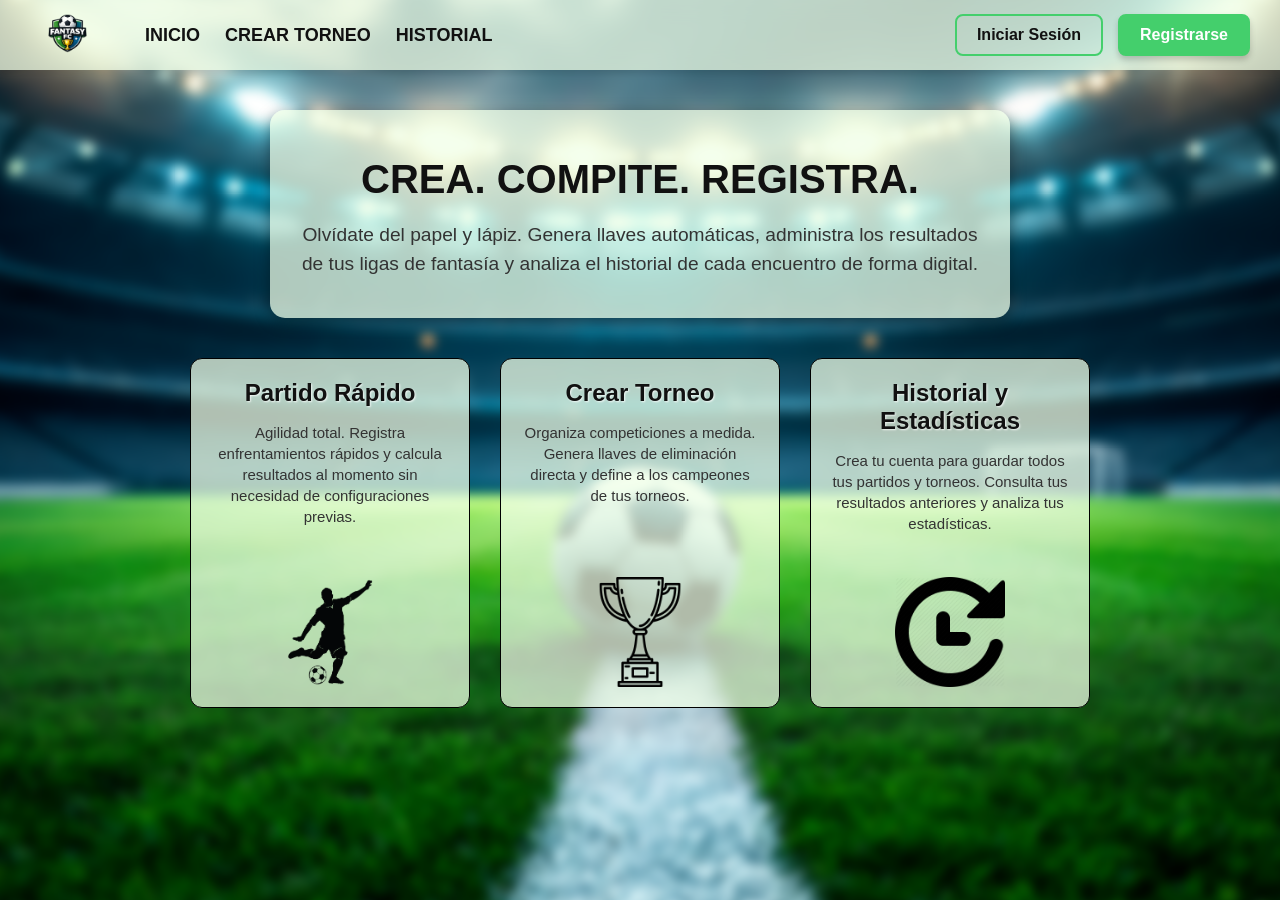
<file: index.html>
<!DOCTYPE html>
<html lang="en">

<head>
    <meta charset="UTF-8">
    <meta name="viewport" content="width=device-width, initial-scale=1.0">
    <link rel="stylesheet" href="style.css">
    <title>Fantacy Fc
    </title>
</head>

<body>
    <!-- COMIENZO DEL NAVBAR REUTILIZABLE -->
    <header class="navbar">
        <!-- Logo -->
        <div class="nav-logo">
            <a href="index.html">
                <img class="logo-img" src="imagenes/logo.png" alt="Torneo Fantasía">
            </a>
        </div>

        <!-- Botón Hamburguesa (Oculto en PC) -->
        <button class="hamburger-menu" id="hamburger-menu" aria-label="Abrir menú">
            <span></span>
            <span></span>
            <span></span>
        </button>

        <!-- Contenedor del menú desplegable -->
        <div class="nav-menu" id="nav-menu">
            <nav class="nav-links">
                <a href="index.html">Inicio</a>
                <a href="torneo/crear-torneo.html">Crear Torneo</a>
                <a href="his/historial.html">Historial</a>
            </nav>
            <div class="nav-actions">
                <a href="login/login.html" class="btn-nav btn-login">Iniciar Sesión</a>
                <a href="login/register.html" class="btn-nav btn-register">Registrarse</a>
            </div>
        </div>
    </header>
    <!-- FIN DEL NAVBAR REUTILIZABLE -->

    <div class="presentacion-hero">
        <h1>Crea. Compite. Registra.</h1>
        <p>Olvídate del papel y lápiz. Genera llaves automáticas, administra los resultados de tus ligas de fantasía y
            analiza el historial de cada encuentro de forma digital.</p>
    </div>
    <div class="cards">
        <a class="card" href="partido_rapido/partido-rapido.html">
            <span class="texto">Partido Rápido</span>
            <p class="desc-card">Agilidad total. Registra enfrentamientos rápidos y calcula resultados al momento sin
                necesidad de configuraciones previas.</p>
            <img src="imagenes/partido2.png" alt="Partido rápido">
        </a>

        <a class="card" href="torneo/crear-torneo.html">
            <span class="texto">Crear Torneo</span>
            <p class="desc-card">Organiza competiciones a medida. Genera llaves de eliminación directa y define a los
                campeones de tus torneos.</p>
            <img src="imagenes/trofeo.png" alt="Crear torneo">
        </a>

        <a class="card" href="">
            <span class="texto">Historial y Estadísticas</span>
            <p class="desc-card">Crea tu cuenta para guardar todos tus partidos y torneos. Consulta tus resultados
                anteriores y analiza tus estadísticas.</p>
            <img src="imagenes/historia.png" alt="Historial">
        </a>
    </div>

</body>
<script>
    const btnHamburguesa = document.getElementById('hamburger-menu');
    const navMenu = document.getElementById('nav-menu');

    btnHamburguesa.addEventListener('click', () => {
        // Intercambia la clase 'activo' cada vez que se hace click
        btnHamburguesa.classList.toggle('activo');
        navMenu.classList.toggle('activo');
    });
</script>

</html>
</file>
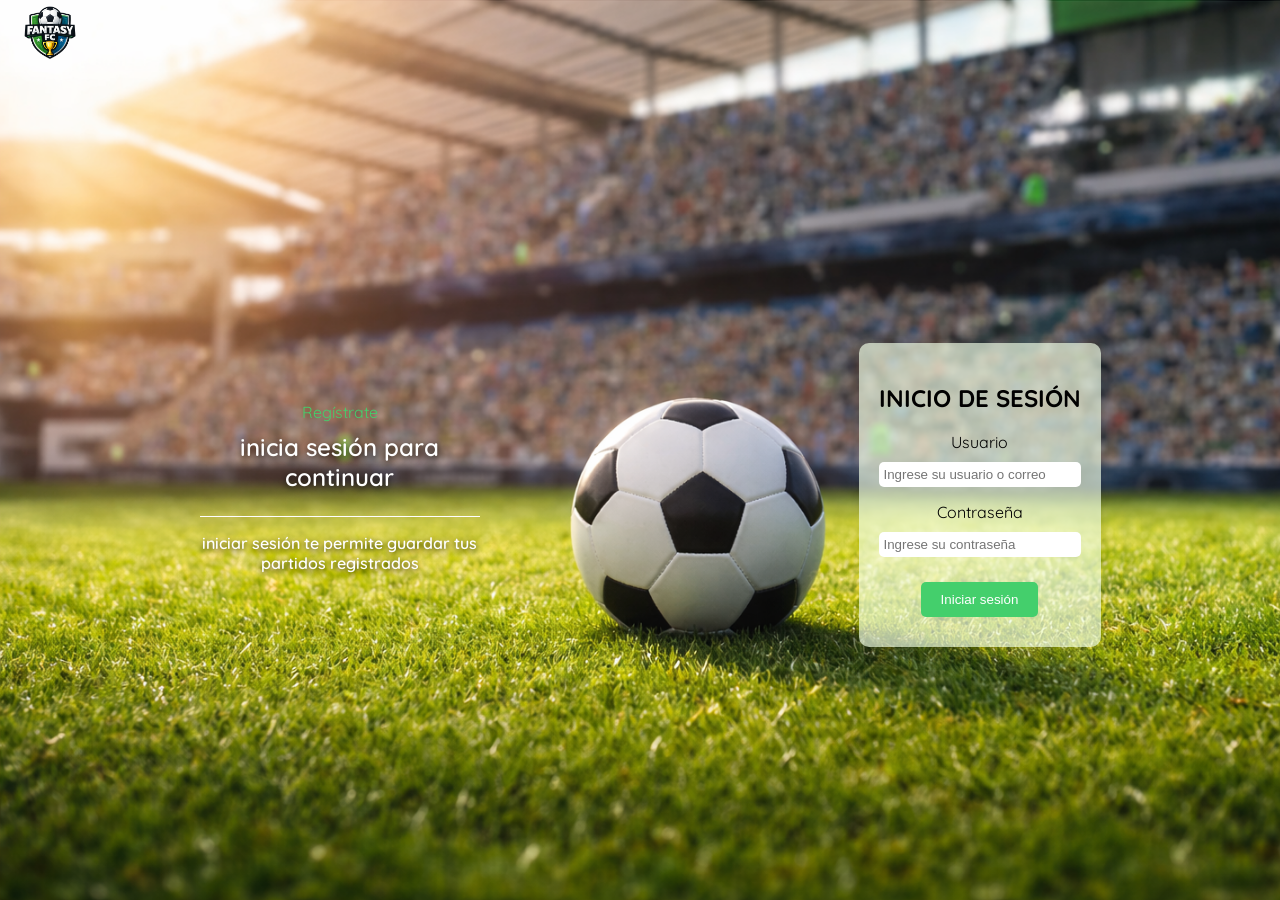
<file: login/login.html>
<!DOCTYPE html>
<html lang="en">

<head>
    <meta charset="UTF-8">
    <meta name="viewport" content="width=device-width, initial-scale=1.0">
    <title>Registro de partidos login</title>
    <link rel="stylesheet" href="loginstyle.css">
    <!--fuentes-->
    <link rel="preconnect" href="https://fonts.googleapis.com">
    <link rel="preconnect" href="https://fonts.gstatic.com" crossorigin>
    <link
        href="https://fonts.googleapis.com/css2?family=Fredoka:wght@300..700&family=Quicksand:wght@300..700&display=swap"
        rel="stylesheet">
</head>



<body>

    <header>

        <figure class="logo">
            <a href="../index.html">

                <img src="../imagenes/logo.png" alt="Logo">
            </a>

        </figure>

    </header>
    <div class="container-login">

        <div class="register-link">
            <a href="../index.html">

            </a>
            <a href="register.html">Regístrate</a>
            <p>
                inicia sesión para continuar
            </p>
            <div class="separador"></div>
            <p>
                iniciar sesión te permite guardar tus partidos registrados
            </p>
        </div>
        <form action="" class="login-form" id="login-form" method="post">
            <h2>INICIO DE SESIÓN</h2>
            <div class="form-group">
                <label for="username">Usuario </label>
                <input type="text" id="username" name="username" placeholder="Ingrese su usuario o correo" required>
            </div>
            <div class="form-group">
                <label for="password">Contraseña</label>
                <input type="password" id="password" name="password" placeholder="Ingrese su contraseña" required>
            </div>
            <button type="submit" class="login-button">Iniciar sesión</button>
        </form>

    </div>
</body>

</html>
</file>
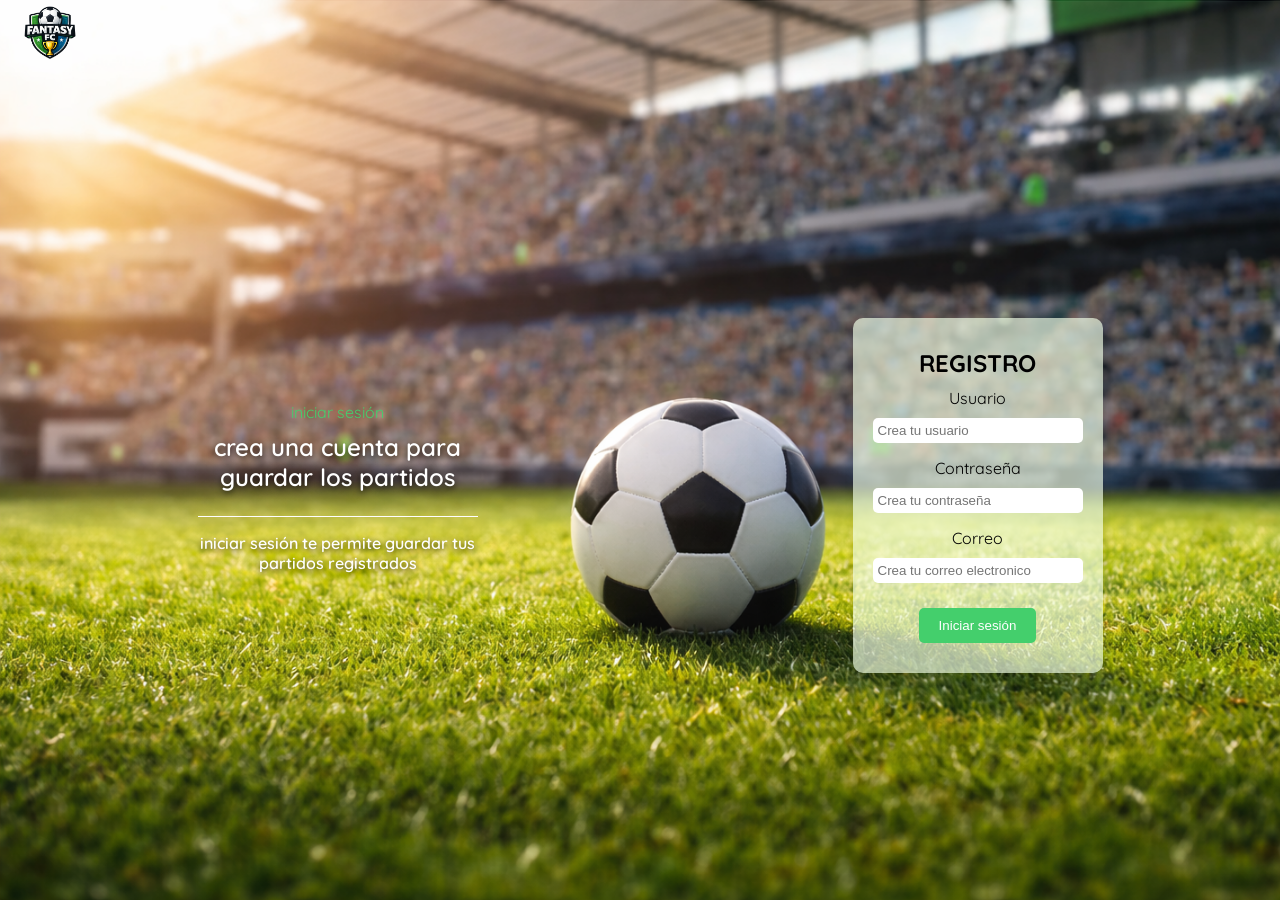
<file: login/register.html>
<!DOCTYPE html>
<html lang="en">

<head>
    <meta charset="UTF-8">
    <meta name="viewport" content="width=device-width, initial-scale=1.0">
    <title>Registro de partidos login</title>
    <link rel="stylesheet" href="register.css">
    <!--fuentes-->
    <link rel="preconnect" href="https://fonts.googleapis.com">
    <link rel="preconnect" href="https://fonts.gstatic.com" crossorigin>
    <link
        href="https://fonts.googleapis.com/css2?family=Fredoka:wght@300..700&family=Quicksand:wght@300..700&display=swap"
        rel="stylesheet">
</head>



<body>

    <header>

        <figure class="logo">
            <a href="../index.html">

                <img src="../imagenes/logo.png" alt="Logo">
            </a>

        </figure>

    </header>
    <div class="container-register">

        <div class="register-link">
            <a href="../index.html">

            </a>
            <a href="login.html">iniciar sesión</a>
            <p>
                crea una cuenta para guardar los partidos
            </p>
            <div class="separador"></div>
            <p>
                iniciar sesión te permite guardar tus partidos registrados
            </p>
        </div>
        <form action="" class="register-form" id="register" method="post">
            <h2>REGISTRO</h2>
            <div class="form-group">
                <label for="username">Usuario </label>
                <input type="text" id="username" name="username" placeholder="Crea tu usuario" required>
            </div>
            <div class="form-group">
                <label for="password">Contraseña</label>
                <input type="password" id="password" name="password" placeholder="Crea tu contraseña" required>
            </div>
            <div class="form-group">
                <label for="email">Correo</label>
                <input type="email" id="email" name="email" placeholder="Crea tu correo electronico" required>
            </div>
            <button type="submit" class="register-button">Iniciar sesión</button>
        </form>

    </div>
</body>

</html>
</file>
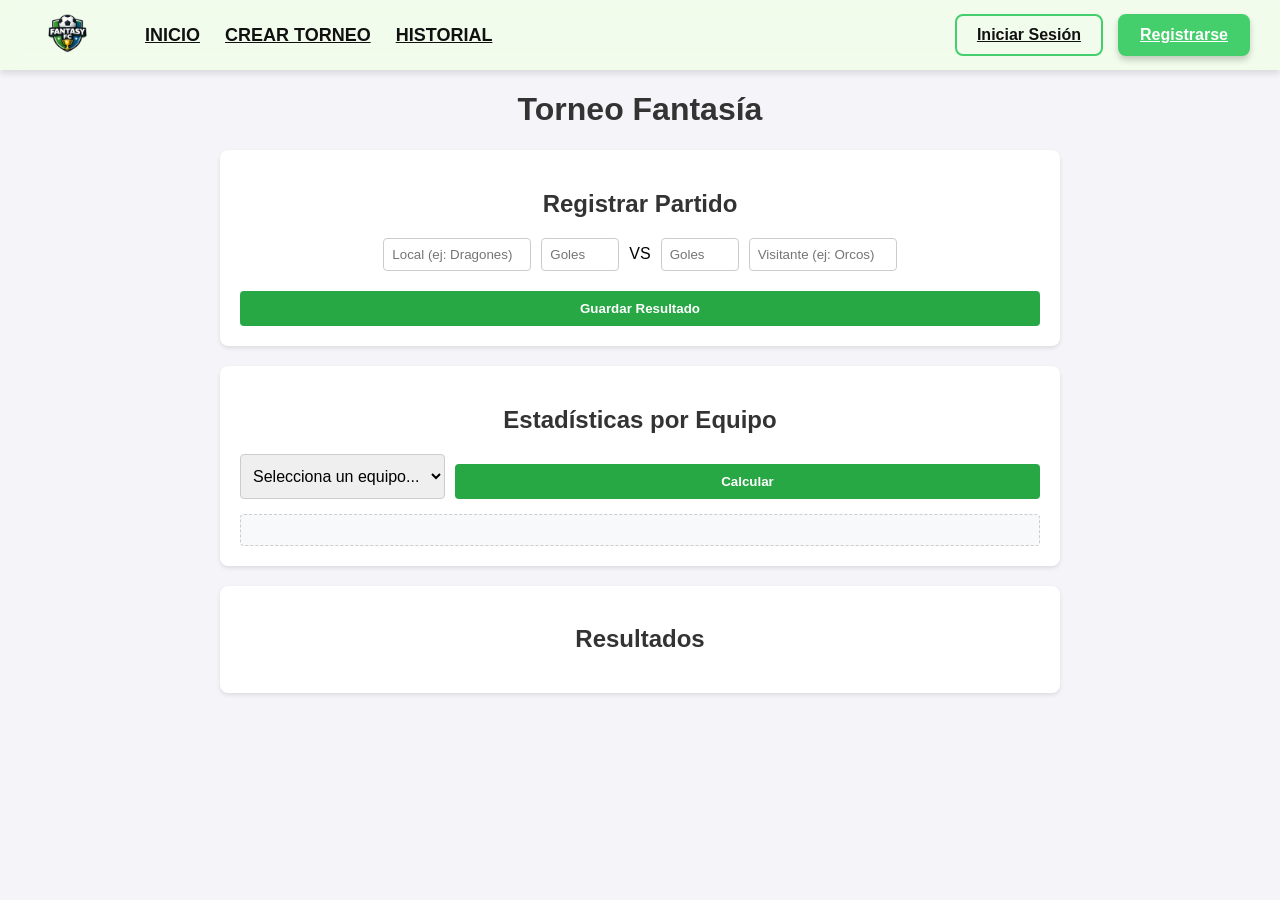
<file: partido_rapido/partido-rapido.html>
<!DOCTYPE html>
<html lang="en">

<head>
    <meta charset="UTF-8">
    <meta name="viewport" content="width=device-width, initial-scale=1.0">
    <title>Partido Rápido</title>
    <link rel="stylesheet" href="style-partido-rapido.css">
</head>

<body>
    <!-- COMIENZO DEL NAVBAR REUTILIZABLE -->
    <header class="navbar">
        <!-- Logo -->
        <div class="nav-logo">
            <a href="../index.html">
                <img class="logo-img" src="../imagenes/logo.png" alt="Torneo Fantasía">
            </a>
        </div>

        <!-- Botón Hamburguesa (Oculto en PC) -->
        <button class="hamburger-menu" id="hamburger-menu" aria-label="Abrir menú">
            <span></span>
            <span></span>
            <span></span>
        </button>

        <!-- Contenedor del menú desplegable -->
        <div class="nav-menu" id="nav-menu">
            <nav class="nav-links">
                <a href="../index.html">Inicio</a>
                <a href="../torneo/crear-torneo.html">Crear Torneo</a>
                <a href="../his/historial.html">Historial</a>
            </nav>
            <div class="nav-actions">
                <a href="../login/login.html" class="btn-nav btn-login">Iniciar Sesión</a>
                <a href="../login/register.html" class="btn-nav btn-register">Registrarse</a>
            </div>
        </div>
    </header>
    <!-- FIN DEL NAVBAR REUTILIZABLE -->

    <div class="contenedor">
        <h1>Torneo Fantasía</h1>

        <!-- Tarjeta Alta (Create) -->
        <div class="tarjeta">
            <h2>Registrar Partido</h2>
            <form id="formulario-partido">
                <input type="text" id="local" placeholder="Local (ej: Dragones)" required />
                <input type="number" id="goles-local" placeholder="Goles" min="0" required />

                <span> VS </span>

                <input type="number" id="goles-visitante" placeholder="Goles" min="0" required />
                <input type="text" id="visitante" placeholder="Visitante (ej: Orcos)" required />

                <button type="submit">Guardar Resultado</button>
            </form>
        </div>

        <!-- Tarjeta de Estadísticas -->
        <div class="tarjeta">
            <h2>Estadísticas por Equipo</h2>
            <div class="controles-estadisticas">
                <select id="selector-equipo">
                    <option value="">Selecciona un equipo...</option>
                    <option value="Dragones">Dragones</option>
                    <option value="Orcos FC">Orcos FC</option>
                    <option value="Ninjas">Ninjas</option>
                    <option value="Piratas">Piratas</option>
                </select>
                <button id="btn-calcular-stats">Calcular</button>
            </div>

            <div id="resultados-estadisticas" class="resultados-caja">

            </div>
        </div>

        <!-- Tarjeta Lectura y Baja (Read & Delete) -->
        <div class="tarjeta">
            <h2>Resultados</h2>
            <ul id="lista-partidos">
                <!-- Los partidos se renderizarán acá desde JavaScript -->
            </ul>
        </div>
    </div>
    <script>
        const btnHamburguesa = document.getElementById('hamburger-menu');
        const navMenu = document.getElementById('nav-menu');

        btnHamburguesa.addEventListener('click', () => {
            // Intercambia la clase 'activo' cada vez que se hace click
            btnHamburguesa.classList.toggle('activo');
            navMenu.classList.toggle('activo');
        });
    </script>
    <script src="partido-rapido.js"></script>
</body>

</html>
</file>
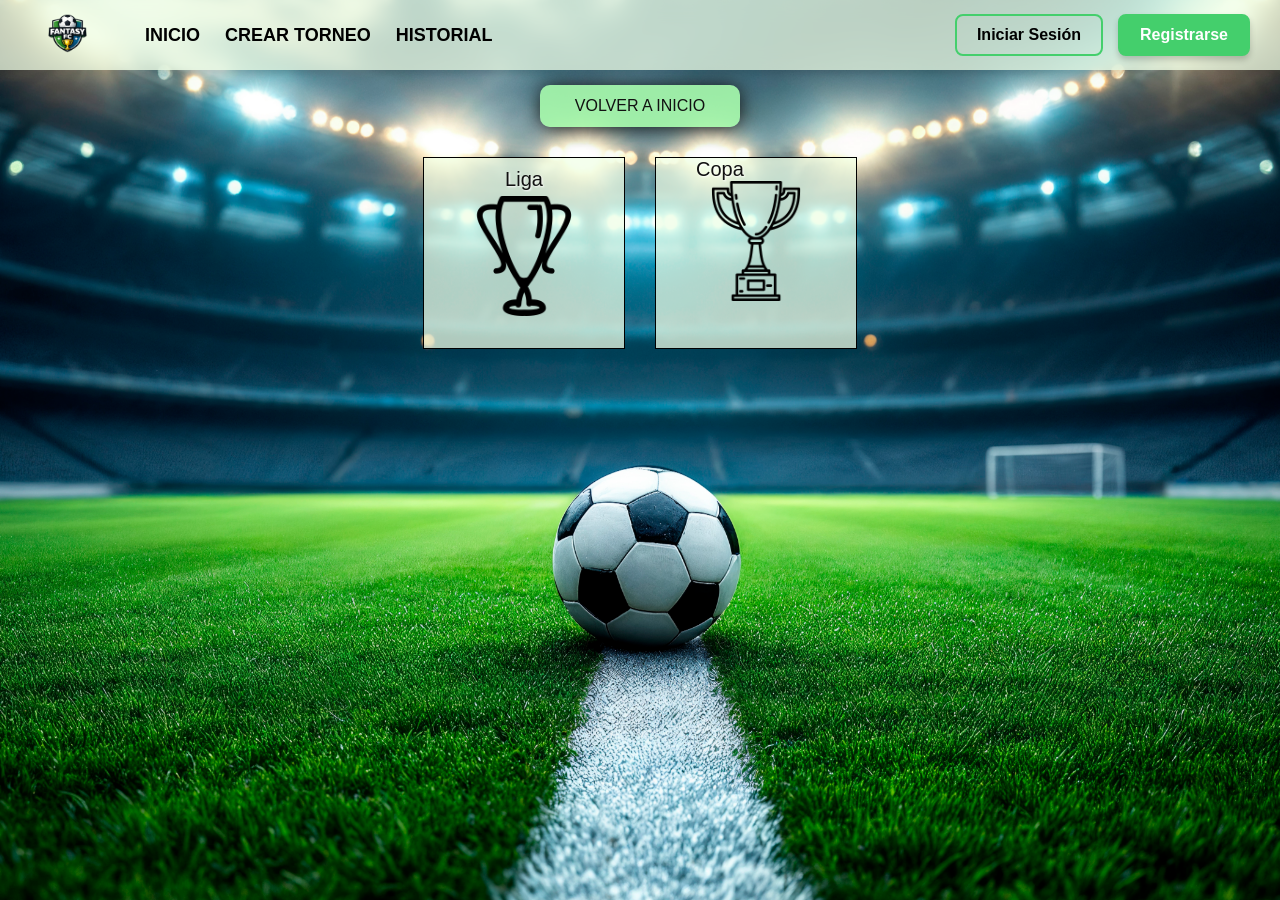
<file: torneo/crear-torneo.html>
<!DOCTYPE html>
<html lang="en">

<head>
    <meta charset="UTF-8">
    <meta name="viewport" content="width=device-width, initial-scale=1.0">
    <link rel="stylesheet" href="style-torneo.css">
    <title>Torneo</title>
    <link rel="icon" href="../imagenes/logo.png" type="image/png">
</head>

<body>

    <!-- COMIENZO DEL NAVBAR REUTILIZABLE -->
    <header class="navbar">
        <!-- Logo -->
        <div class="nav-logo">
            <a href="index.html">
                <img class="logo-img" src="../imagenes/logo.png" alt="Torneo Fantasía">
            </a>
        </div>

        <!-- Botón Hamburguesa (Oculto en PC) -->
        <button class="hamburger-menu" id="hamburger-menu" aria-label="Abrir menú">
            <span></span>
            <span></span>
            <span></span>
        </button>

        <!-- Contenedor del menú desplegable -->
        <div class="nav-menu" id="nav-menu">
            <nav class="nav-links">
                <a href="../index.html">Inicio</a>
                <a href="#">Crear Torneo</a>
                <a href="../his/historial.html">Historial</a>
            </nav>
            <div class="nav-actions">
                <a href="../login/login.html" class="btn-nav btn-login">Iniciar Sesión</a>
                <a href="../login/register.html" class="btn-nav btn-register">Registrarse</a>
            </div>
        </div>
    </header>
    <!-- FIN DEL NAVBAR REUTILIZABLE -->

    <div class="contenedor-inicio">
        <a class="a-inicio" href="../index.html">Volver a inicio</a>
    </div>

    <div class="cards">

        <div class="card" id="tarjetaLiga">
            <span class="texto">Liga</span>
            <img src="../imagenes/trofeo8.png">
        </div>

        <div class="card" id="tarjetaCopa">
            <a href="copa.html">
                <span class="texto">Copa</span>
                <img src="../imagenes/trofeo.png">
            </a>
        </div>

    </div>

    <!-- CONFIGURACION LIGA -->

    <div id="opcionesLiga" style="display:none;">

        <h3>Configuración Liga</h3>

        <label>Cantidad de equipos:</label>
        <select>
            <option>4</option>
            <option selected>8</option>
            <option>10</option>
        </select>

        <label>Formato:</label>
        <select>
            <option>Ida</option>
            <option>Ida y vuelta</option>
        </select>

    </div>

    <!-- CONFIGURACION COPA -->

    <div id="opcionesCopa" style="display:none;">

        <h3>Configuración Copa</h3>

        <label>Cantidad de equipos:</label>
        <select>
            <option>4</option>
            <option selected>8</option>
            <option>16</option>
        </select>

        <label>Formato:</label>
        <select>
            <option>Partido único</option>
            <option>Ida y vuelta</option>
        </select>

        <label>Penales si empatan:</label>
        <select>
            <option>Sí</option>
            <option>No</option>
        </select>

    </div>


    <div id="configuracion"></div>

    <script src="torneo-script.js"></script>

</body>
<script>
    const btnHamburguesa = document.getElementById('hamburger-menu');
    const navMenu = document.getElementById('nav-menu');

    btnHamburguesa.addEventListener('click', () => {
        // Intercambia la clase 'activo' cada vez que se hace click
        btnHamburguesa.classList.toggle('activo');
        navMenu.classList.toggle('activo');
    });
</script>

</html>
</file>
<file: style.css>
:root {
    --honeydew: #f1ffe7;
    --honeydew2: #f1ffe7bb;
    --light-green: #a9fdac;
    --light-green2: #a9fdacdf;
    --emerald: #44cf6c;
    --emerald2: #53e77dd1;
    --seagrass: #32a287;
    --fondo-oscuro: #111;
    --sombra: rgba(0, 0, 0, 0.4);
}

body {
    font-family: sans-serif;
    margin: 0;
    min-height: 100vh;
    position: relative;
}

body::before {
    content: "";
    position: fixed;
    inset: 0;

    background-image: url("imagenes/fondo-inicio.jpg");
    background-position: center;
    background-size: cover;
    background-repeat: no-repeat;

    filter: blur(5px);
    z-index: -1;
    transform: scale(1.1);
}

a {
    color: #111;
    text-decoration: none;
    -webkit-tap-highlight-color: transparent;
}


/* --- ESTILOS DEL NAVBAR --- */
.navbar {
    display: flex;
    align-items: center;
    justify-content: space-between;
    padding: 10px 30px;
    background-color: var(--honeydew2);
    /* Solución al texto encimado: difumina el fondo al scrollear */
    backdrop-filter: blur(10px);
    -webkit-backdrop-filter: blur(10px);
    box-shadow: 0 4px 6px rgba(0, 0, 0, 0.1);
    position: sticky;
    top: 0;
    z-index: 1000;
}

.nav-logo .logo-img {
    height: 50px;
    display: block;
}

/* Contenedor central y derecho (PC) */
.nav-menu {
    display: flex;
    align-items: center;
    flex-grow: 1;
    justify-content: space-between;
    margin-left: 40px;
}

.nav-links {
    display: flex;
    gap: 25px;
}

.nav-links a {
    color: var(--fondo-oscuro);
    font-size: 18px;
    font-weight: 600;
    text-transform: uppercase;
    transition: color 0.3s;
}

.nav-links a:hover {
    color: var(--seagrass);
}

.nav-actions {
    display: flex;
    gap: 15px;
}

.btn-nav {
    padding: 10px 20px;
    border-radius: 8px;
    font-weight: bold;
    text-transform: capitalize;
    transition: all 0.3s ease;
    text-align: center;
}

.btn-login {
    background-color: transparent;
    border: 2px solid var(--emerald);
    color: var(--fondo-oscuro);
}

.btn-login:hover {
    background-color: var(--emerald);
    color: white;
}

.btn-register {
    background-color: var(--emerald);
    border: 2px solid var(--emerald);
    color: white;
    box-shadow: 0 4px 6px rgba(0, 0, 0, 0.2);
}

.btn-register:hover {
    background-color: var(--seagrass);
    border-color: var(--seagrass);
    transform: translateY(-2px);
}

/* --- MENÚ HAMBURGUESA --- */
.hamburger-menu {
    display: none;
    flex-direction: column;
    gap: 5px;
    background: none;
    border: none;
    cursor: pointer;
    padding: 5px;
    z-index: 1001;
}

.hamburger-menu span {
    width: 25px;
    height: 3px;
    background-color: var(--fondo-oscuro);
    border-radius: 2px;
    transition: all 0.3s ease;
}

/* --- DISEÑO RESPONSIVE (Móviles) --- */
@media (max-width: 850px) {
    .hamburger-menu {
        display: flex;
    }

    .nav-menu {
        position: fixed;
        top: 0;
        right: -100%;
        /* Oculto por defecto fuera de la pantalla */
        width: 250px;
        height: 100vh;
        background-color: var(--honeydew);
        box-shadow: -4px 0 10px rgba(0, 0, 0, 0.1);
        flex-direction: column;
        justify-content: center;
        margin-left: 0;
        gap: 30px;
        transition: right 0.3s ease;
    }

    /* Clase activa que agregaremos con JS */
    .nav-menu.activo {
        right: 0;
    }

    .nav-links {
        flex-direction: column;
        align-items: center;
        gap: 20px;
    }

    .nav-actions {
        flex-direction: column;
        width: 80%;
    }

    .btn-nav {
        width: 100%;
        box-sizing: border-box;
    }

    /* Animación del ícono a una cruz "X" */
    .hamburger-menu.activo span:nth-child(1) {
        transform: translateY(8px) rotate(45deg);
    }

    .hamburger-menu.activo span:nth-child(2) {
        opacity: 0;
    }

    .hamburger-menu.activo span:nth-child(3) {
        transform: translateY(-8px) rotate(-45deg);
    }
}

.presentacion-hero {
    text-align: center;
    max-width: 700px;
    margin: 40px auto;
    padding: 20px;
    background-color: var(--honeydew2);
    border-radius: 15px;
    box-shadow: 0 4px 15px var(--sombra);
}

.presentacion-hero h1 {
    color: var(--fondo-oscuro);
    font-size: 2.5rem;
    margin-bottom: 15px;
    text-transform: uppercase;
}

.presentacion-hero p {
    color: #333;
    font-size: 1.2rem;
    line-height: 1.5;
}

/* --- DISEÑO RESPONSIVE (Móviles) --- */
@media (max-width: 768px) {
    .navbar {
        flex-direction: column;
        padding: 15px;
        gap: 15px;
    }

    .nav-links {
        flex-wrap: wrap;
        justify-content: center;
    }
}

@media (max-width: 600px) {
    header {
        flex-direction: column;
        align-items: center;
        gap: 10px;
        /* espacio entre elementos */
    }
}

.logo-img {

    height: 50px;
}

.contenedor {
    margin-left: auto;
    margin-top: 5px;

}

.btn-info {


    background-color: transparent;
    padding: 8px;
}

.btn-report {
    text-transform: capitalize;
    width: 120px;
    padding: 10px;
    box-sizing: border-box;
    background-color: var(--emerald2);
    border: 1px solid #111;
    box-shadow: 1px 1px 10px #111;
    border-radius: 5px;
    margin-top: 10px;
    text-decoration-line: none;
}

.contenedor-inicio {
    margin-top: 15px;
    background-color: transparent;
    display: flex;
    justify-content: center;
    /* 🔥 centra horizontal */
    gap: 20px;


}

.a-inicio {
    text-transform: capitalize;
    display: inline-flex;
    /* flex pero sigue comportándose como inline */
    justify-content: center;
    align-items: center;
    box-shadow: 1px 1px 20px #111;
    width: 200px;
    padding: 12px 0;

    background-color: var(--light-green2);
    border-radius: 10px;
    text-decoration: none;
}

.a-inicio:hover {
    background: var(--seagrass);
}

.cards {
    display: flex;
    gap: 30px;
    justify-content: center;
    flex-wrap: wrap;
    /* Permite que caigan abajo si la pantalla es chica */
    margin-top: 30px;
    padding-bottom: 40px;
}

.card {
    width: 280px;
    /* Un poco más anchas para el texto */
    min-height: 350px;
    /* Altura mínima para asegurar espacio */
    padding: 20px;
    /* Espacio interno */
    box-sizing: border-box;
    border: 1px solid black;
    border-radius: 12px;
    /* Bordes redondeados más modernos */
    position: relative;
    display: flex;
    flex-direction: column;
    align-items: center;
    gap: 15px;
    text-decoration-line: none;
    transition: transform 0.3s ease, box-shadow 0.3s ease;
    background-color: var(--honeydew2);
}

.card:hover {
    color: #111;
    transform: scale(1.05);
    /* Efecto hover más sutil y profesional */
    background-color: var(--emerald);
    box-shadow: 0 10px 20px var(--sombra);
}

.card .texto {
    margin: 0;
    font-size: 24px;
    text-align: center;
    font-weight: bold;
    text-shadow: 1px 1px 2px rgba(255, 255, 255, 0.8);
}

.desc-card {
    font-size: 15px;
    color: #333;
    text-align: center;
    line-height: 1.4;
    margin: 0;
}

.card img {
    width: 110px;
    /* Imagen un poco más chica para equilibrar */
    margin-top: auto;
    /* Empuja la imagen hacia el fondo de la tarjeta */
    display: block;
}
</file>
<file: login/loginstyle.css>
:root {
    --honeydew-color: #f1ffe7;
    --light-green-color: #a9fda6;
    --emerald-color: #44cf6c;
    --seagras-color: #32a287;


}

.quicksand-300 {
    font-family: "Quicksand", sans-serif;
    font-optical-sizing: auto;
    font-weight: 300;
    font-style: normal;
}

body {
    margin: 0;
    background-image: url("../imagenes/fondo-login.png");
    background-size: cover;
    background-repeat: no-repeat;
    font-family: "Quicksand", sans-serif;
}

header {
    height: 10vh;
}

p {
    color: white;
    text-shadow: 0 2px 6px rgba(0, 0, 0, 0.8);
    font-weight: 600;
}

.logo {
    margin: 0;
}

.logo img {
    width: 100px;
    height: 70px;
}

.container-login {
    display: flex;
    justify-content: space-around;
    align-items: center;
    flex-wrap: wrap;
    height: 90vh;
}

.register-link {
    margin: 10px;
    max-width: 300px;
    text-align: center;
}

.register-link a {
    text-decoration: none;
    color: var(--emerald-color);
}

.register-link :nth-child(3) {
    margin-top: 10px;
    color: white;
    font-size: x-large;
}

.separador {
    height: 1px;
    background-color: white;
    margin: 10px;
}

.login-form {
    display: block;
    max-width: 400px;

    padding: 20px;
    background-color: #f1ffe7a8;
    border-radius: 10px;
    box-shadow: 0 0 10px rgba(0, 0, 0, 0.1);
    text-align: center;
}

.form-group {
    margin-bottom: 15px;
    display: flex;
    flex-direction: column;

}

input {
    margin-top: 10px;
    padding: 5px;
    border-radius: 5px;
    border: none;
}

.login-button {
    background-color: var(--emerald-color);
    color: white;
    border: none;
    padding: 10px 20px;
    cursor: pointer;
    border-radius: 5px;
    margin: 10px;
}

.login-button:hover {
    background-color: var(--seagras-color);
}
</file>
<file: login/register.css>
:root {
    --honeydew-color: #f1ffe7;
    --light-green-color: #a9fda6;
    --emerald-color: #44cf6c;
    --seagras-color: #32a287;


}

.quicksand-300 {
    font-family: "Quicksand", sans-serif;
    font-optical-sizing: auto;
    font-weight: 300;
    font-style: normal;
}

body {
    margin: 0;
    background-image: url("../imagenes/fondo-login.png");
    background-size: cover;
    background-repeat: no-repeat;
    font-family: "Quicksand", sans-serif;
}

header {
    height: 10vh;
}

input {
    width: 200px;
}

p {
    color: white;
    text-shadow: 0 2px 6px rgba(0, 0, 0, 0.8);
    font-weight: 600;
}

.logo {
    margin: 0;
}

.logo img {
    width: 100px;
    height: 70px;
}

.container-register {
    display: flex;
    justify-content: space-around;
    align-items: center;
    flex-wrap: wrap;
    height: 90vh;
}

.register-link {
    margin: 10px;
    max-width: 300px;
    text-align: center;
}

.register-link a {
    text-decoration: none;
    color: var(--emerald-color);
}

.register-link :nth-child(3) {
    margin-top: 10px;
    color: white;
    font-size: x-large;
}

.separador {
    height: 1px;
    background-color: white;
    margin: 10px;
}

.register-form {
    display: block;
    max-width: 400px;

    padding: 20px;
    background-color: #f1ffe7a8;
    border-radius: 10px;
    box-shadow: 0 0 10px rgba(0, 0, 0, 0.1);
    text-align: center;
}

h2 {
    margin: 10px auto;

}

.form-group {
    margin-bottom: 15px;
    display: flex;
    flex-direction: column;

}

input {
    margin-top: 10px;
    padding: 5px;
    border-radius: 5px;
    border: none;
}

.register-button {
    background-color: var(--emerald-color);
    color: white;
    border: none;
    padding: 10px 20px;
    cursor: pointer;
    border-radius: 5px;
    margin: 10px;
}

.register-button:hover {
    background-color: var(--seagras-color);
}
</file>
<file: partido_rapido/style-partido-rapido.css>
:root {
    --honeydew: #f1ffe7;
    --honeydew2: #f1ffe7bb;
    --light-green: #a9fdac;
    --light-green2: #a9fdacdf;
    --emerald: #44cf6c;
    --emerald2: #53e77dd1;
    --seagrass: #32a287;
    --fondo-oscuro: #111;
    --sombra: rgba(0, 0, 0, 0.4);
}

body {
    font-family: sans-serif;
    background-color: #f4f4f9;
    margin: 0;
    justify-content: center;
}

/* --- ESTILOS DEL NAVBAR --- */
.navbar {
    display: flex;
    align-items: center;
    justify-content: space-between;
    padding: 10px 30px;
    background-color: var(--honeydew2);
    /* Solución al texto encimado: difumina el fondo al scrollear */
    backdrop-filter: blur(10px);
    -webkit-backdrop-filter: blur(10px);
    box-shadow: 0 4px 6px rgba(0, 0, 0, 0.1);
    position: sticky;
    top: 0;
    z-index: 1000;
}

.nav-logo .logo-img {
    height: 50px;
    display: block;
}

/* Contenedor central y derecho (PC) */
.nav-menu {
    display: flex;
    align-items: center;
    flex-grow: 1;
    justify-content: space-between;
    margin-left: 40px;
}

.nav-links {
    display: flex;
    gap: 25px;
}

.nav-links a {
    color: var(--fondo-oscuro);
    font-size: 18px;
    font-weight: 600;
    text-transform: uppercase;
    transition: color 0.3s;
}

.nav-links a:hover {
    color: var(--seagrass);
}

.nav-actions {
    display: flex;
    gap: 15px;
}

.btn-nav {
    padding: 10px 20px;
    border-radius: 8px;
    font-weight: bold;
    text-transform: capitalize;
    transition: all 0.3s ease;
    text-align: center;
}

.btn-login {
    background-color: transparent;
    border: 2px solid var(--emerald);
    color: var(--fondo-oscuro);
}

.btn-login:hover {
    background-color: var(--emerald);
    color: white;
}

.btn-register {
    background-color: var(--emerald);
    border: 2px solid var(--emerald);
    color: white;
    box-shadow: 0 4px 6px rgba(0, 0, 0, 0.2);
}

.btn-register:hover {
    background-color: var(--seagrass);
    border-color: var(--seagrass);
    transform: translateY(-2px);
}

/* --- MENÚ HAMBURGUESA --- */
.hamburger-menu {
    display: none;
    flex-direction: column;
    gap: 5px;
    background: none;
    border: none;
    cursor: pointer;
    padding: 5px;
    z-index: 1001;
}

.hamburger-menu span {
    width: 25px;
    height: 3px;
    background-color: var(--fondo-oscuro);
    border-radius: 2px;
    transition: all 0.3s ease;
}

/* --- DISEÑO RESPONSIVE (Móviles) --- */
@media (max-width: 850px) {
    .hamburger-menu {
        display: flex;
    }

    .nav-menu {
        position: fixed;
        top: 0;
        right: -100%;
        /* Oculto por defecto fuera de la pantalla */
        width: 250px;
        height: 100vh;
        background-color: var(--honeydew);
        box-shadow: -4px 0 10px rgba(0, 0, 0, 0.1);
        flex-direction: column;
        justify-content: center;
        margin-left: 0;
        gap: 30px;
        transition: right 0.3s ease;
    }

    /* Clase activa que agregaremos con JS */
    .nav-menu.activo {
        right: 0;
    }

    .nav-links {
        flex-direction: column;
        align-items: center;
        gap: 20px;
    }

    .nav-actions {
        flex-direction: column;
        width: 80%;
    }

    .btn-nav {
        width: 100%;
        box-sizing: border-box;
    }

    /* Animación del ícono a una cruz "X" */
    .hamburger-menu.activo span:nth-child(1) {
        transform: translateY(8px) rotate(45deg);
    }

    .hamburger-menu.activo span:nth-child(2) {
        opacity: 0;
    }

    .hamburger-menu.activo span:nth-child(3) {
        transform: translateY(-8px) rotate(-45deg);
    }
}

.contenedor {
    width: 100%;
    max-width: 650px;
    align-items: center;
    display: contents;
}

h1,
h2 {
    text-align: center;
    color: #333;
}

.tarjeta {
    background: white;
    padding: 20px;
    border-radius: 8px;
    box-shadow: 0 2px 4px rgba(0, 0, 0, 0.1);
    margin: 20px auto;
    max-width: 800px;

}

form {
    display: flex;
    flex-wrap: wrap;
    gap: 10px;
    align-items: center;
    justify-content: center;
}

input {
    padding: 8px;
    border: 1px solid #ccc;
    border-radius: 4px;
    width: 130px;
}

input[type="number"] {
    width: 60px;
}

button {
    padding: 10px 15px;
    background-color: #28a745;
    color: white;
    border: none;
    border-radius: 4px;
    cursor: pointer;
    width: 100%;
    margin-top: 10px;
    font-weight: bold;
}

button:hover {
    background-color: #218838;
}

.btn-eliminar {
    background-color: #dc3545;
    width: auto;
    margin: 0;
    padding: 5px 10px;
}

.btn-eliminar:hover {
    background-color: #c82333;
}

ul {
    list-style: none;
    padding: 0;
}

li {
    display: flex;
    justify-content: space-between;
    align-items: center;
    padding: 10px;
    border-bottom: 1px solid #eee;
}

.controles-estadisticas {
    display: flex;
    gap: 10px;
    margin-bottom: 15px;
}

select {
    padding: 8px;
    border: 1px solid #ccc;
    border-radius: 4px;
    flex-grow: 1;
    font-size: 16px;
}

.resultados-caja {
    background: #f8f9fa;
    padding: 15px;
    border-radius: 4px;
    border: 1px dashed #ccc;
}

.resultados-caja p {
    margin: 8px 0;
    font-size: 15px;
}
</file>
<file: torneo/style-torneo.css>
:root {
    --honeydew: #f1ffe7;
    --honeydew2: #f1ffe7bb;
    --light-green: #a9fdac;
    --light-green2: #a9fdacdf;
    --emerald: #44cf6c;
    --emerald2: #53e77dd1;
    --seagrass: #32a287;
    --sombra: rgba(0, 0, 0, 0.4);
}

body {
    font-family: sans-serif;
    margin: 0;
    min-height: 100vh;
    position: relative;
}

body::before {
    content: "";
    position: fixed;
    inset: 0;

    background-image: url("../imagenes/fondo-inicio.jpg");
    background-position: center;
    background-size: cover;
    background-repeat: no-repeat;

    z-index: -1;
    transform: scale(1.1);
}

/* --- ESTILOS DEL NAVBAR --- */
.navbar {
    display: flex;
    align-items: center;
    justify-content: space-between;
    padding: 10px 30px;
    background-color: var(--honeydew2);
    /* Solución al texto encimado: difumina el fondo al scrollear */
    backdrop-filter: blur(10px);
    -webkit-backdrop-filter: blur(10px);
    box-shadow: 0 4px 6px rgba(0, 0, 0, 0.1);
    position: sticky;
    top: 0;
    z-index: 1000;
}

.nav-logo .logo-img {
    height: 50px;
    display: block;
}

/* Contenedor central y derecho (PC) */
.nav-menu {
    display: flex;
    align-items: center;
    flex-grow: 1;
    justify-content: space-between;
    margin-left: 40px;
}

.nav-links {
    display: flex;
    gap: 25px;
}

.nav-links a {
    color: var(--fondo-oscuro);
    font-size: 18px;
    font-weight: 600;
    text-transform: uppercase;
    transition: color 0.3s;
}

.nav-links a:hover {
    color: var(--seagrass);
}

.nav-actions {
    display: flex;
    gap: 15px;
}

.btn-nav {
    padding: 10px 20px;
    border-radius: 8px;
    font-weight: bold;
    text-transform: capitalize;
    transition: all 0.3s ease;
    text-align: center;
}

.btn-login {
    background-color: transparent;
    border: 2px solid var(--emerald);
    color: var(--fondo-oscuro);
}

.btn-login:hover {
    background-color: var(--emerald);
    color: white;
}

.btn-register {
    background-color: var(--emerald);
    border: 2px solid var(--emerald);
    color: white;
    box-shadow: 0 4px 6px rgba(0, 0, 0, 0.2);
}

.btn-register:hover {
    background-color: var(--seagrass);
    border-color: var(--seagrass);
    transform: translateY(-2px);
}

/* --- MENÚ HAMBURGUESA --- */
.hamburger-menu {
    display: none;
    flex-direction: column;
    gap: 5px;
    background: none;
    border: none;
    cursor: pointer;
    padding: 5px;
    z-index: 1001;
}

.hamburger-menu span {
    width: 25px;
    height: 3px;
    background-color: var(--fondo-oscuro);
    border-radius: 2px;
    transition: all 0.3s ease;
}

/* --- DISEÑO RESPONSIVE (Móviles) --- */
@media (max-width: 850px) {
    .hamburger-menu {
        display: flex;
    }

    .nav-menu {
        position: fixed;
        top: 0;
        right: -100%;
        /* Oculto por defecto fuera de la pantalla */
        width: 250px;
        height: 100vh;
        background-color: var(--honeydew);
        box-shadow: -4px 0 10px rgba(0, 0, 0, 0.1);
        flex-direction: column;
        justify-content: center;
        margin-left: 0;
        gap: 30px;
        transition: right 0.3s ease;
    }

    /* Clase activa que agregaremos con JS */
    .nav-menu.activo {
        right: 0;
    }

    .nav-links {
        flex-direction: column;
        align-items: center;
        gap: 20px;
    }

    .nav-actions {
        flex-direction: column;
        width: 80%;
    }

    .btn-nav {
        width: 100%;
        box-sizing: border-box;
    }

    /* Animación del ícono a una cruz "X" */
    .hamburger-menu.activo span:nth-child(1) {
        transform: translateY(8px) rotate(45deg);
    }

    .hamburger-menu.activo span:nth-child(2) {
        opacity: 0;
    }

    .hamburger-menu.activo span:nth-child(3) {
        transform: translateY(-8px) rotate(-45deg);
    }
}

a {
    color: #111;
    text-decoration: none;
    -webkit-tap-highlight-color: transparent;
}


.cards {
    display: flex;
    gap: 30px;
    justify-content: center;
    /* esto las centra horizontalmente */
    margin-top: 30px;
}

.card {
    width: 200px;
    /* tamaño del contenedor */
    height: 190px;
    /* opcional */
    border: 1px solid black;
    position: relative;
    display: flex;
    flex-direction: column;
    /*  esto cambia todo */
    align-items: center;
    /* centra horizontal */
    gap: 5px;
    /* separa texto e imagen */
    text-decoration-line: none;
    transition: transform 0.3s ease;
    background-color: var(--honeydew2);
}

.card:hover {
    color: #111;
    transform: scale(1.2);
    background-color: var(--emerald);
}




.card img {
    width: 120px;
    /* imagen más chica */
    display: block;
}

.texto {
    text-shadow: 1px 1px 2px #fff;
    color: #111;
    font-size: 20px;
}

.card .texto {
    margin-top: 10px;

}



.menu {
    position: absolute;
    top: 100%;

    left: 50;


    width: 100%;

    margin-top: 10px;

    display: flex;
    flex-direction: column;
    gap: 5px;

    background-color: white;
    padding: 10px;
    border-radius: 8px;

    box-shadow: 0 4px 10px rgba(0, 0, 0, 0.2);

    animation: aparecer 0.3s ease;
}

.menu button {
    border: none;
    padding: 8px;
    border-radius: 6px;
    background-color: var(--light-green);
    cursor: pointer;
}

.menu button:hover {
    background-color: var(--emerald);
}

/* Definimos una animación llamada "aparecer" */
@keyframes aparecer {

    /* Estado inicial de la animación (0%) */
    from {
        /* Totalmente invisible */
        opacity: 0;
        /* Posicionado 10px más arriba de su lugar original */
        transform: translateY(-10px);
    }

    /* Estado final de la animación (100%) */
    to {
        /* Totalmente visible */
        opacity: 1;
        /* Vuelve a su posición normal */
        transform: translateY(0);
    }
}

.contenedor-inicio {
    margin-top: 15px;
    background-color: transparent;
    display: flex;
    justify-content: center;
    /* 🔥 centra horizontal */
    gap: 20px;


}

.a-inicio {
    text-transform: uppercase;
    display: inline-flex;
    /* flex pero sigue comportándose como inline */
    justify-content: center;
    align-items: center;
    box-shadow: 1px 1px 20px #111;
    width: 200px;
    padding: 12px 0;

    background-color: var(--light-green2);
    border-radius: 10px;
    text-decoration: none;
}

.a-inicio:hover {
    background: var(--seagrass);
}
</file>
